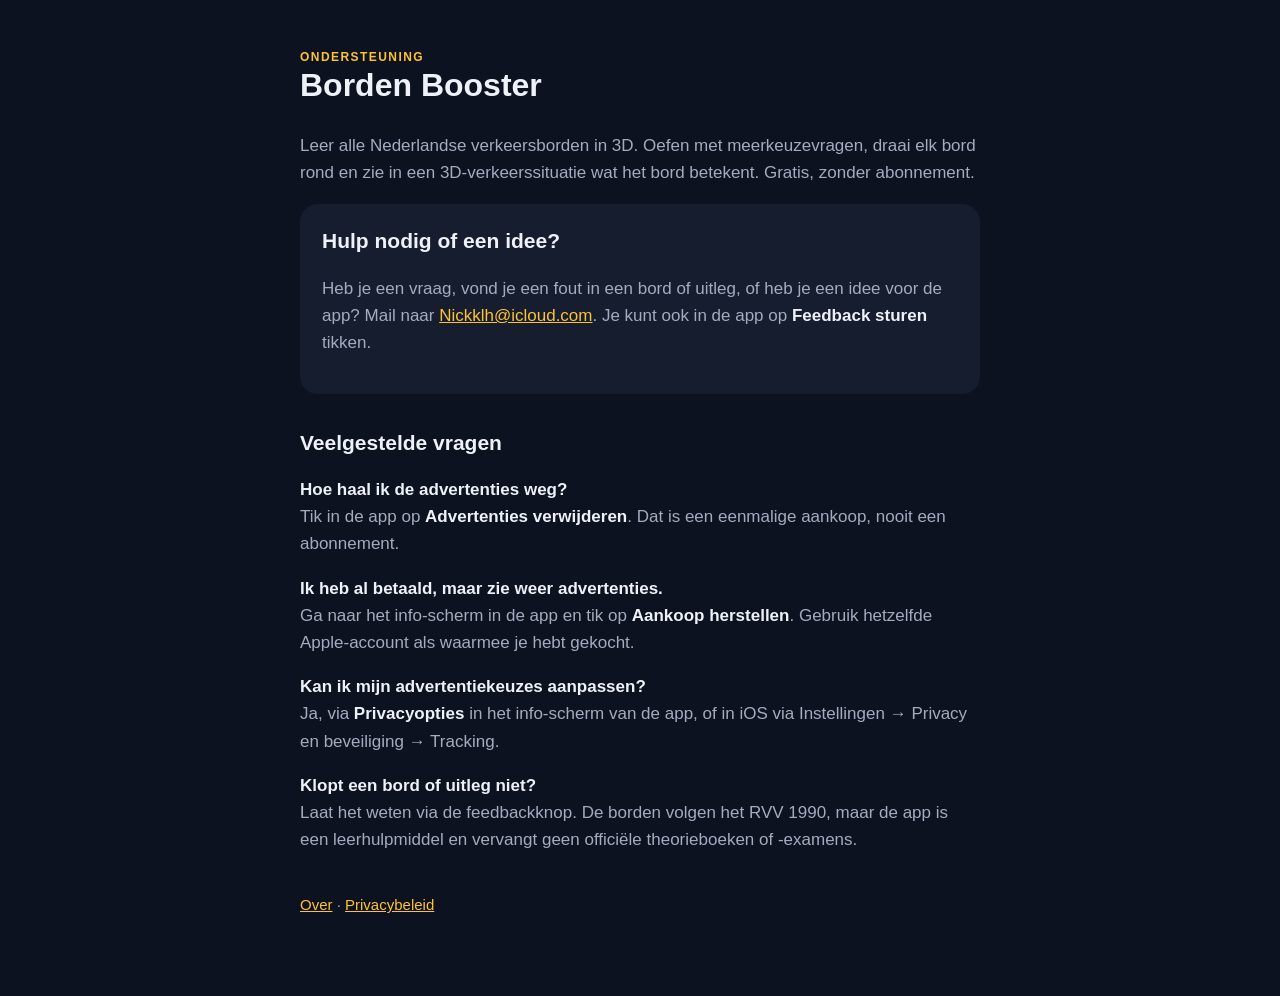
<file: index.html>
<!doctype html>
<html lang="nl">
<head>
<meta charset="utf-8">
<meta name="viewport" content="width=device-width, initial-scale=1">
<title>Borden Booster – Ondersteuning</title>
<link rel="stylesheet" href="style.css">
</head>
<body>
<main>
<header>
  <div>
    <div class="tag">Ondersteuning</div>
    <h1>Borden Booster</h1>
  </div>
</header>
<p>Leer alle Nederlandse verkeersborden in 3D. Oefen met meerkeuzevragen, draai elk bord rond en zie in een 3D-verkeerssituatie wat het bord betekent. Gratis, zonder abonnement.</p>

<div class="card">
  <h2 style="margin-top:0">Hulp nodig of een idee?</h2>
  <p>Heb je een vraag, vond je een fout in een bord of uitleg, of heb je een idee voor de app? Mail naar <a href="mailto:Nickklh@icloud.com?subject=Borden%20Booster">Nickklh@icloud.com</a>. Je kunt ook in de app op <strong>Feedback sturen</strong> tikken.</p>
</div>

<h2>Veelgestelde vragen</h2>
<p><strong>Hoe haal ik de advertenties weg?</strong><br>
Tik in de app op <strong>Advertenties verwijderen</strong>. Dat is een eenmalige aankoop, nooit een abonnement.</p>
<p><strong>Ik heb al betaald, maar zie weer advertenties.</strong><br>
Ga naar het info-scherm in de app en tik op <strong>Aankoop herstellen</strong>. Gebruik hetzelfde Apple-account als waarmee je hebt gekocht.</p>
<p><strong>Kan ik mijn advertentiekeuzes aanpassen?</strong><br>
Ja, via <strong>Privacyopties</strong> in het info-scherm van de app, of in iOS via Instellingen → Privacy en beveiliging → Tracking.</p>
<p><strong>Klopt een bord of uitleg niet?</strong><br>
Laat het weten via de feedbackknop. De borden volgen het RVV 1990, maar de app is een leerhulpmiddel en vervangt geen officiële theorieboeken of -examens.</p>

<p class="nav"><a href="about.html">Over</a> · <a href="privacy.html">Privacybeleid</a></p>
</main>
</body>
</html>
</file>
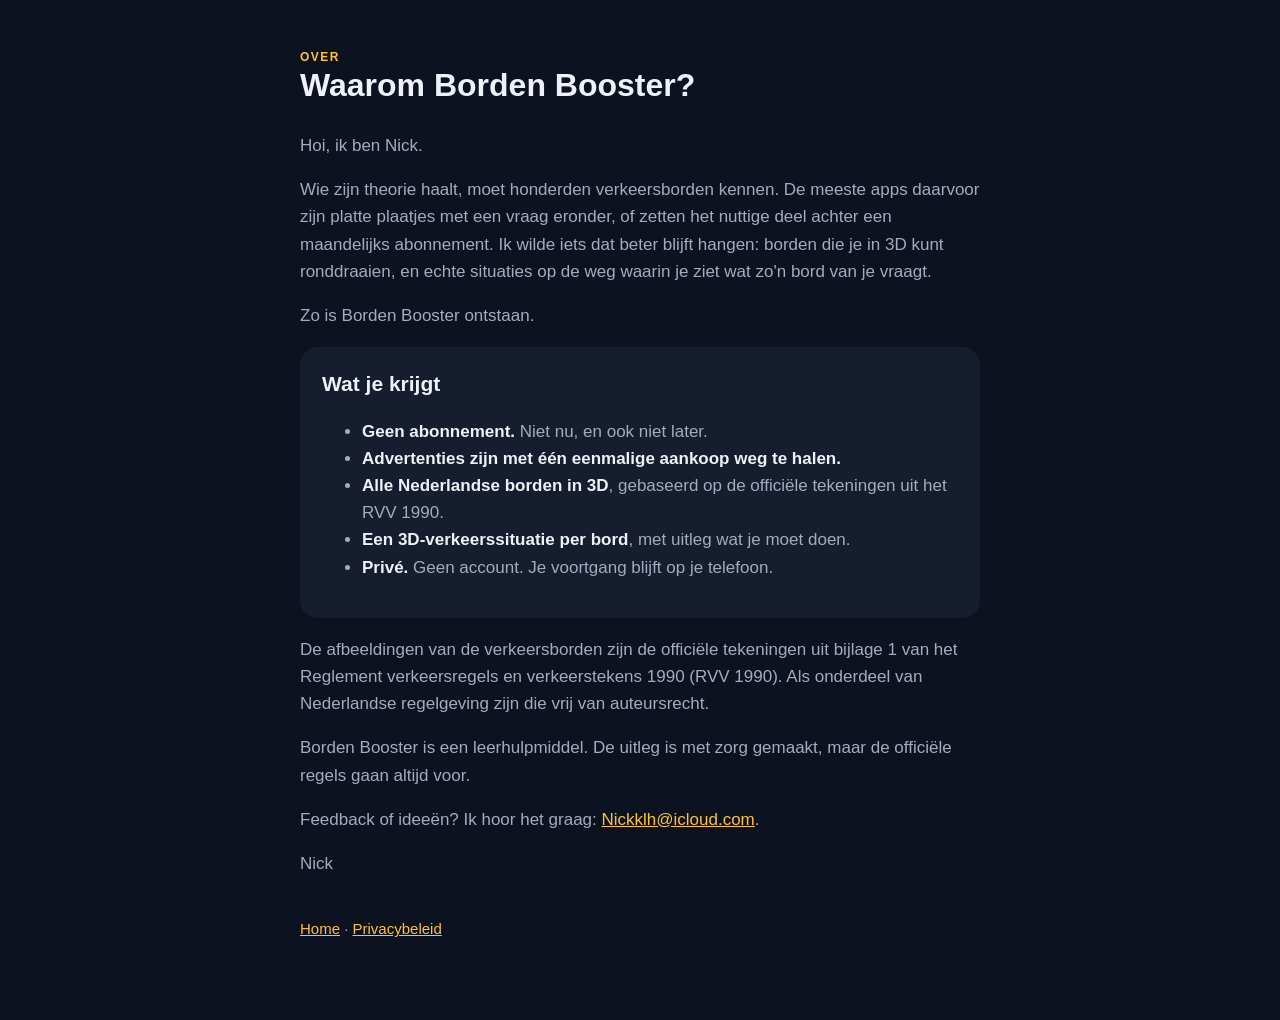
<file: about.html>
<!doctype html>
<html lang="nl">
<head>
<meta charset="utf-8">
<meta name="viewport" content="width=device-width, initial-scale=1">
<title>Over Borden Booster</title>
<link rel="stylesheet" href="style.css">
</head>
<body>
<main>
<header>
  <div>
    <div class="tag">Over</div>
    <h1>Waarom Borden Booster?</h1>
  </div>
</header>

<p>Hoi, ik ben Nick.</p>
<p>Wie zijn theorie haalt, moet honderden verkeersborden kennen. De meeste apps daarvoor zijn platte plaatjes met een vraag eronder, of zetten het nuttige deel achter een maandelijks abonnement. Ik wilde iets dat beter blijft hangen: borden die je in 3D kunt ronddraaien, en echte situaties op de weg waarin je ziet wat zo'n bord van je vraagt.</p>
<p>Zo is Borden Booster ontstaan.</p>

<div class="card">
  <h2 style="margin-top:0">Wat je krijgt</h2>
  <ul>
    <li><strong>Geen abonnement.</strong> Niet nu, en ook niet later.</li>
    <li><strong>Advertenties zijn met één eenmalige aankoop weg te halen.</strong></li>
    <li><strong>Alle Nederlandse borden in 3D</strong>, gebaseerd op de officiële tekeningen uit het RVV 1990.</li>
    <li><strong>Een 3D-verkeerssituatie per bord</strong>, met uitleg wat je moet doen.</li>
    <li><strong>Privé.</strong> Geen account. Je voortgang blijft op je telefoon.</li>
  </ul>
</div>

<p>De afbeeldingen van de verkeersborden zijn de officiële tekeningen uit bijlage 1 van het Reglement verkeersregels en verkeerstekens 1990 (RVV 1990). Als onderdeel van Nederlandse regelgeving zijn die vrij van auteursrecht.</p>
<p>Borden Booster is een leerhulpmiddel. De uitleg is met zorg gemaakt, maar de officiële regels gaan altijd voor.</p>
<p>Feedback of ideeën? Ik hoor het graag: <a href="mailto:Nickklh@icloud.com?subject=Borden%20Booster">Nickklh@icloud.com</a>.</p>
<p>Nick</p>

<p class="nav"><a href="index.html">Home</a> · <a href="privacy.html">Privacybeleid</a></p>
</main>
</body>
</html>
</file>
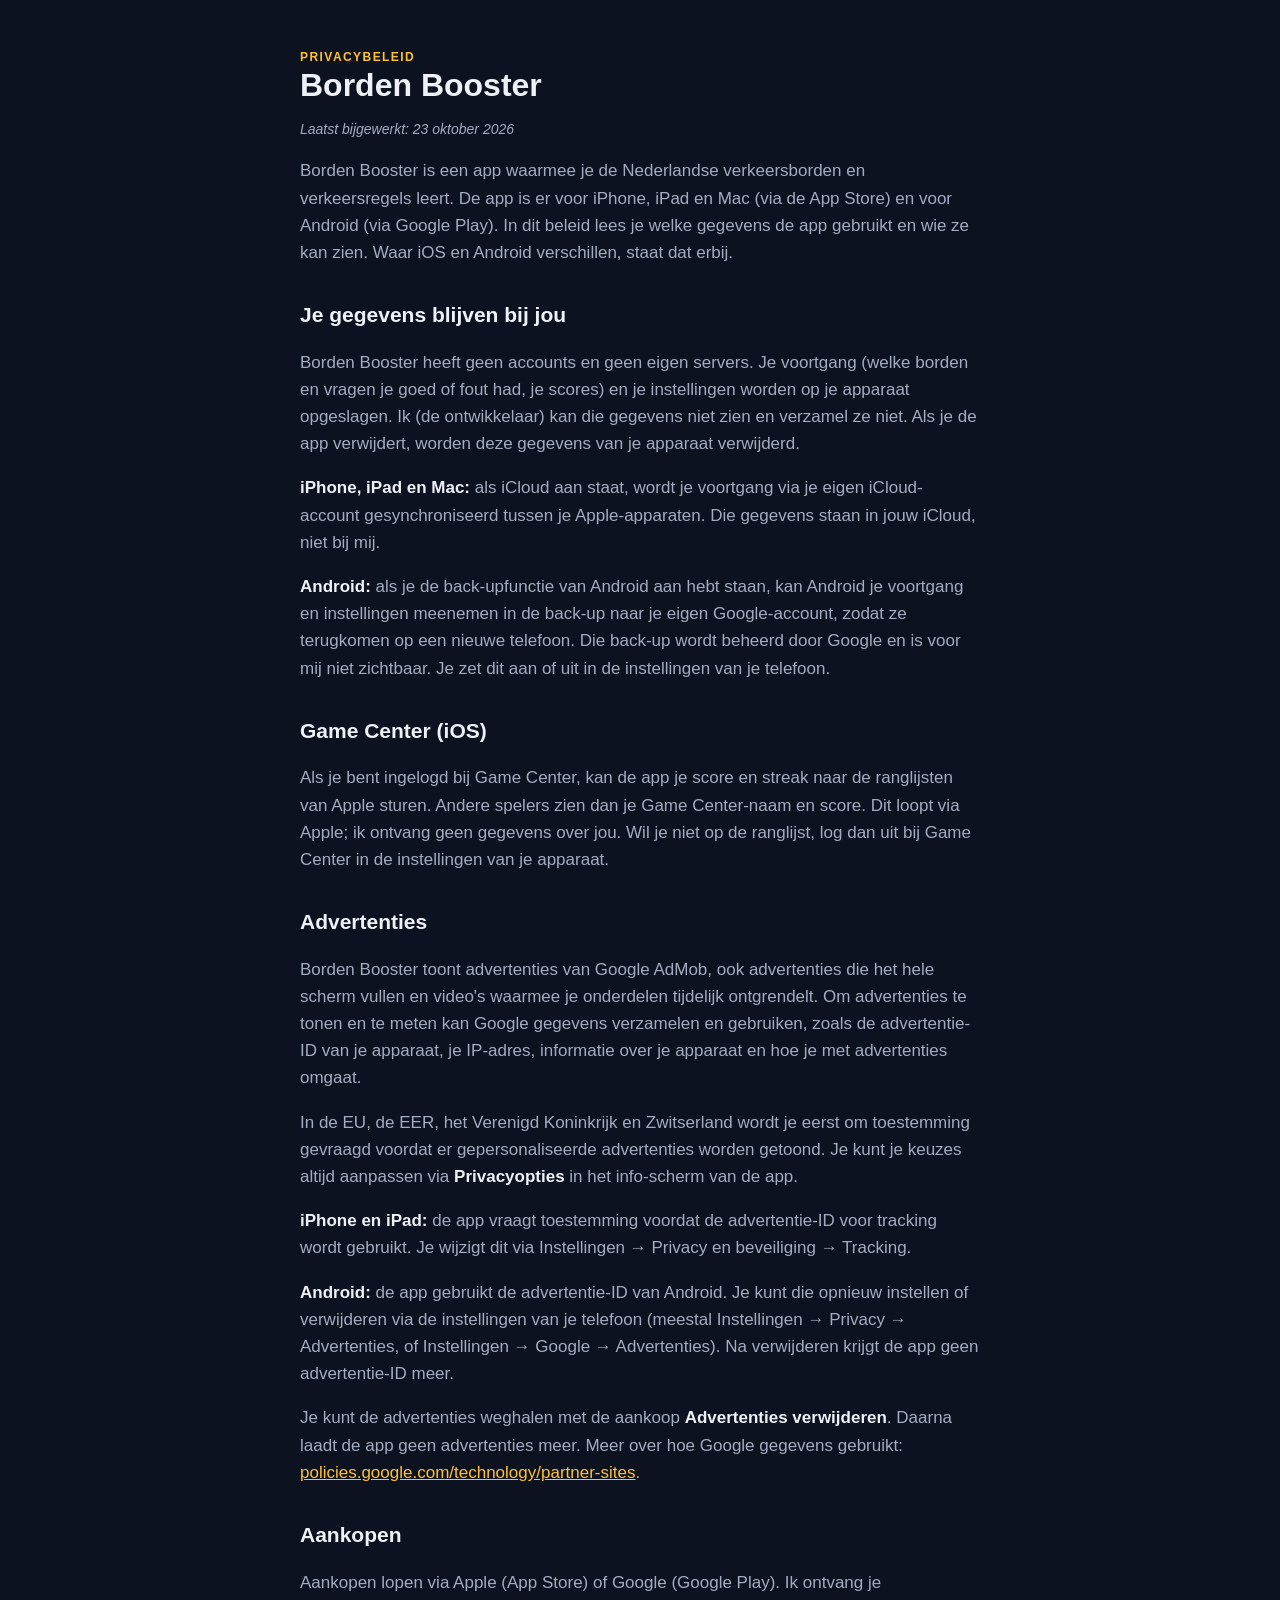
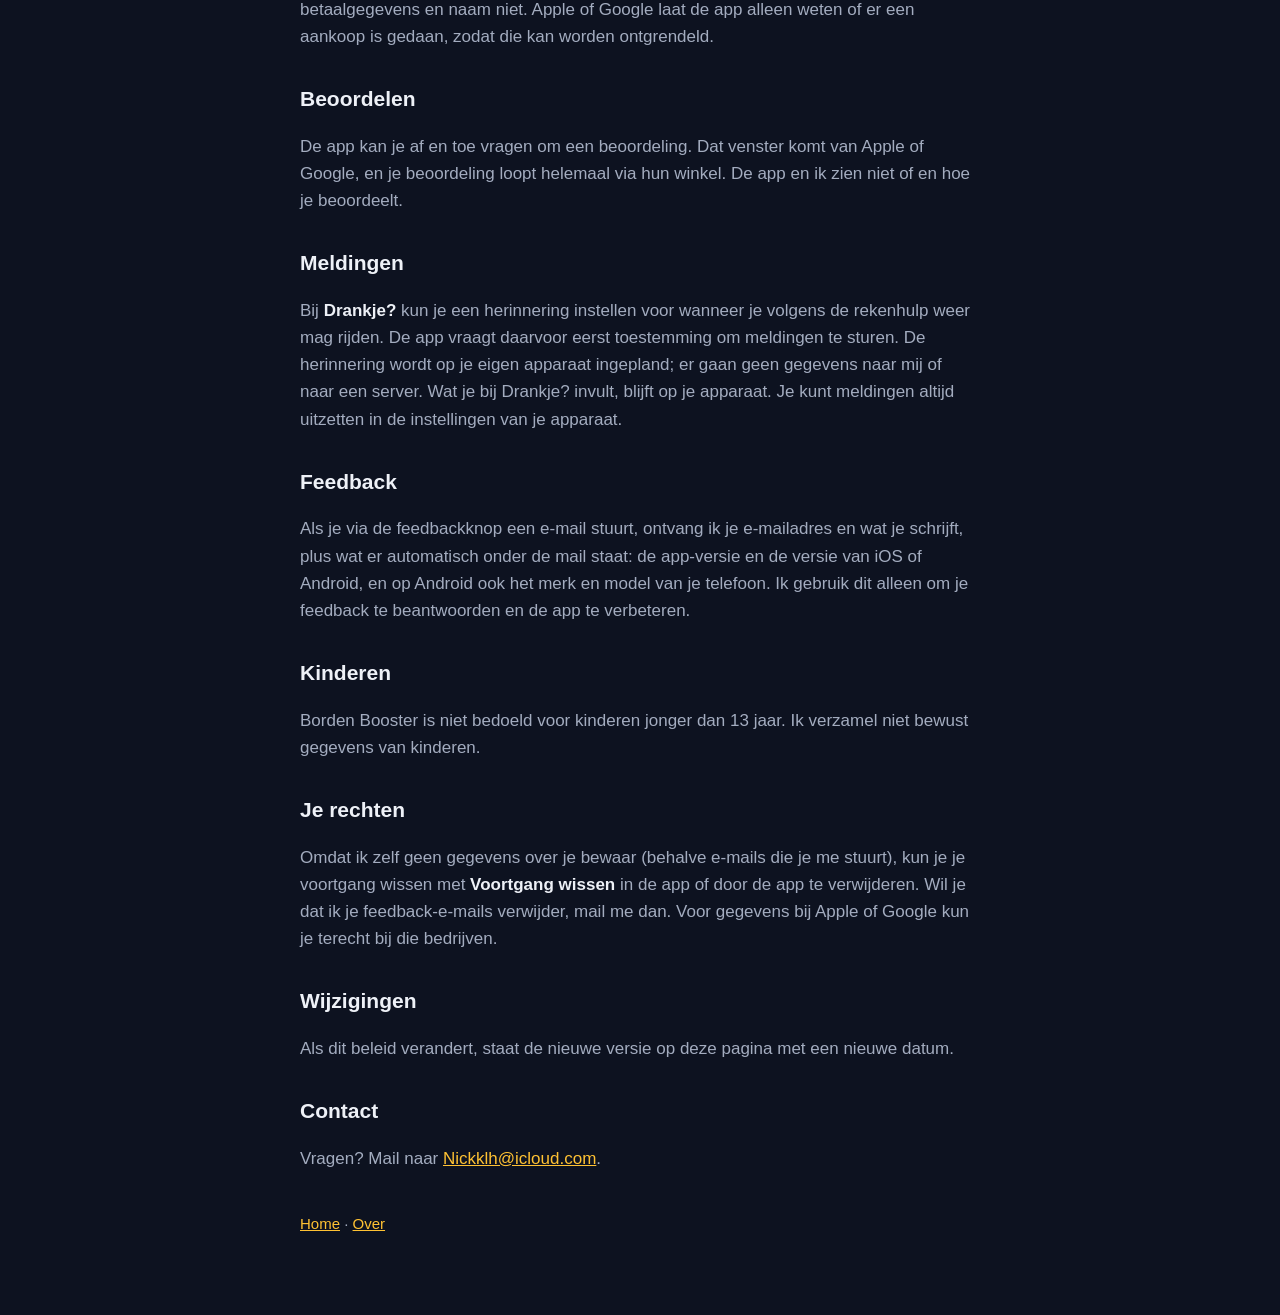
<file: privacy.html>
<!doctype html>
<html lang="nl">
<head>
<meta charset="utf-8">
<meta name="viewport" content="width=device-width, initial-scale=1">
<title>Borden Booster – Privacybeleid</title>
<link rel="stylesheet" href="style.css">
</head>
<body>
<main>
<div class="tag">Privacybeleid</div>
<h1>Borden Booster</h1>
<p class="updated">Laatst bijgewerkt: 23 oktober 2026</p>

<p>Borden Booster is een app waarmee je de Nederlandse verkeersborden en verkeersregels leert. De app is er voor iPhone, iPad en Mac (via de App Store) en voor Android (via Google Play). In dit beleid lees je welke gegevens de app gebruikt en wie ze kan zien. Waar iOS en Android verschillen, staat dat erbij.</p>

<h2>Je gegevens blijven bij jou</h2>
<p>Borden Booster heeft geen accounts en geen eigen servers. Je voortgang (welke borden en vragen je goed of fout had, je scores) en je instellingen worden op je apparaat opgeslagen. Ik (de ontwikkelaar) kan die gegevens niet zien en verzamel ze niet. Als je de app verwijdert, worden deze gegevens van je apparaat verwijderd.</p>
<p><strong>iPhone, iPad en Mac:</strong> als iCloud aan staat, wordt je voortgang via je eigen iCloud-account gesynchroniseerd tussen je Apple-apparaten. Die gegevens staan in jouw iCloud, niet bij mij.</p>
<p><strong>Android:</strong> als je de back-upfunctie van Android aan hebt staan, kan Android je voortgang en instellingen meenemen in de back-up naar je eigen Google-account, zodat ze terugkomen op een nieuwe telefoon. Die back-up wordt beheerd door Google en is voor mij niet zichtbaar. Je zet dit aan of uit in de instellingen van je telefoon.</p>

<h2>Game Center (iOS)</h2>
<p>Als je bent ingelogd bij Game Center, kan de app je score en streak naar de ranglijsten van Apple sturen. Andere spelers zien dan je Game Center-naam en score. Dit loopt via Apple; ik ontvang geen gegevens over jou. Wil je niet op de ranglijst, log dan uit bij Game Center in de instellingen van je apparaat.</p>

<h2>Advertenties</h2>
<p>Borden Booster toont advertenties van Google AdMob, ook advertenties die het hele scherm vullen en video's waarmee je onderdelen tijdelijk ontgrendelt. Om advertenties te tonen en te meten kan Google gegevens verzamelen en gebruiken, zoals de advertentie-ID van je apparaat, je IP-adres, informatie over je apparaat en hoe je met advertenties omgaat.</p>
<p>In de EU, de EER, het Verenigd Koninkrijk en Zwitserland wordt je eerst om toestemming gevraagd voordat er gepersonaliseerde advertenties worden getoond. Je kunt je keuzes altijd aanpassen via <strong>Privacyopties</strong> in het info-scherm van de app.</p>
<p><strong>iPhone en iPad:</strong> de app vraagt toestemming voordat de advertentie-ID voor tracking wordt gebruikt. Je wijzigt dit via Instellingen → Privacy en beveiliging → Tracking.</p>
<p><strong>Android:</strong> de app gebruikt de advertentie-ID van Android. Je kunt die opnieuw instellen of verwijderen via de instellingen van je telefoon (meestal Instellingen → Privacy → Advertenties, of Instellingen → Google → Advertenties). Na verwijderen krijgt de app geen advertentie-ID meer.</p>
<p>Je kunt de advertenties weghalen met de aankoop <strong>Advertenties verwijderen</strong>. Daarna laadt de app geen advertenties meer. Meer over hoe Google gegevens gebruikt: <a href="https://policies.google.com/technology/partner-sites">policies.google.com/technology/partner-sites</a>.</p>

<h2>Aankopen</h2>
<p>Aankopen lopen via Apple (App Store) of Google (Google Play). Ik ontvang je betaalgegevens en naam niet. Apple of Google laat de app alleen weten of er een aankoop is gedaan, zodat die kan worden ontgrendeld.</p>

<h2>Beoordelen</h2>
<p>De app kan je af en toe vragen om een beoordeling. Dat venster komt van Apple of Google, en je beoordeling loopt helemaal via hun winkel. De app en ik zien niet of en hoe je beoordeelt.</p>

<h2>Meldingen</h2>
<p>Bij <strong>Drankje?</strong> kun je een herinnering instellen voor wanneer je volgens de rekenhulp weer mag rijden. De app vraagt daarvoor eerst toestemming om meldingen te sturen. De herinnering wordt op je eigen apparaat ingepland; er gaan geen gegevens naar mij of naar een server. Wat je bij Drankje? invult, blijft op je apparaat. Je kunt meldingen altijd uitzetten in de instellingen van je apparaat.</p>

<h2>Feedback</h2>
<p>Als je via de feedbackknop een e-mail stuurt, ontvang ik je e-mailadres en wat je schrijft, plus wat er automatisch onder de mail staat: de app-versie en de versie van iOS of Android, en op Android ook het merk en model van je telefoon. Ik gebruik dit alleen om je feedback te beantwoorden en de app te verbeteren.</p>

<h2>Kinderen</h2>
<p>Borden Booster is niet bedoeld voor kinderen jonger dan 13 jaar. Ik verzamel niet bewust gegevens van kinderen.</p>

<h2>Je rechten</h2>
<p>Omdat ik zelf geen gegevens over je bewaar (behalve e-mails die je me stuurt), kun je je voortgang wissen met <strong>Voortgang wissen</strong> in de app of door de app te verwijderen. Wil je dat ik je feedback-e-mails verwijder, mail me dan. Voor gegevens bij Apple of Google kun je terecht bij die bedrijven.</p>

<h2>Wijzigingen</h2>
<p>Als dit beleid verandert, staat de nieuwe versie op deze pagina met een nieuwe datum.</p>

<h2>Contact</h2>
<p>Vragen? Mail naar <a href="mailto:Nickklh@icloud.com?subject=Borden%20Booster%20privacy">Nickklh@icloud.com</a>.</p>

<p class="nav"><a href="index.html">Home</a> · <a href="about.html">Over</a></p>
</main>
</body>
</html>
</file>
<file: style.css>
:root { --bg:#0d1220; --card:#161d2e; --text:#eef1f7; --muted:#a3acbf; --accent:#ffc233; --green:#29e57a; }
* { box-sizing:border-box; }
body { margin:0; background:var(--bg); color:var(--text); font:17px/1.6 -apple-system, BlinkMacSystemFont, "Segoe UI", Roboto, sans-serif; }
main { max-width:720px; margin:0 auto; padding:48px 20px 64px; }
header { display:flex; align-items:center; gap:16px; margin-bottom:28px; }
header img { width:72px; height:72px; border-radius:16px; }
h1 { font-size:32px; line-height:1.15; margin:0; }
h2 { font-size:21px; margin:32px 0 6px; }
p, li { color:var(--muted); }
strong { color:var(--text); }
a { color:var(--accent); }
.tag { color:var(--accent); font-size:12px; font-weight:800; letter-spacing:.12em; text-transform:uppercase; }
.card { background:var(--card); border-radius:18px; padding:20px 22px; margin:18px 0; }
.nav { margin-top:40px; color:var(--muted); font-size:15px; }
.updated { font-style:italic; font-size:14px; }
</file>
